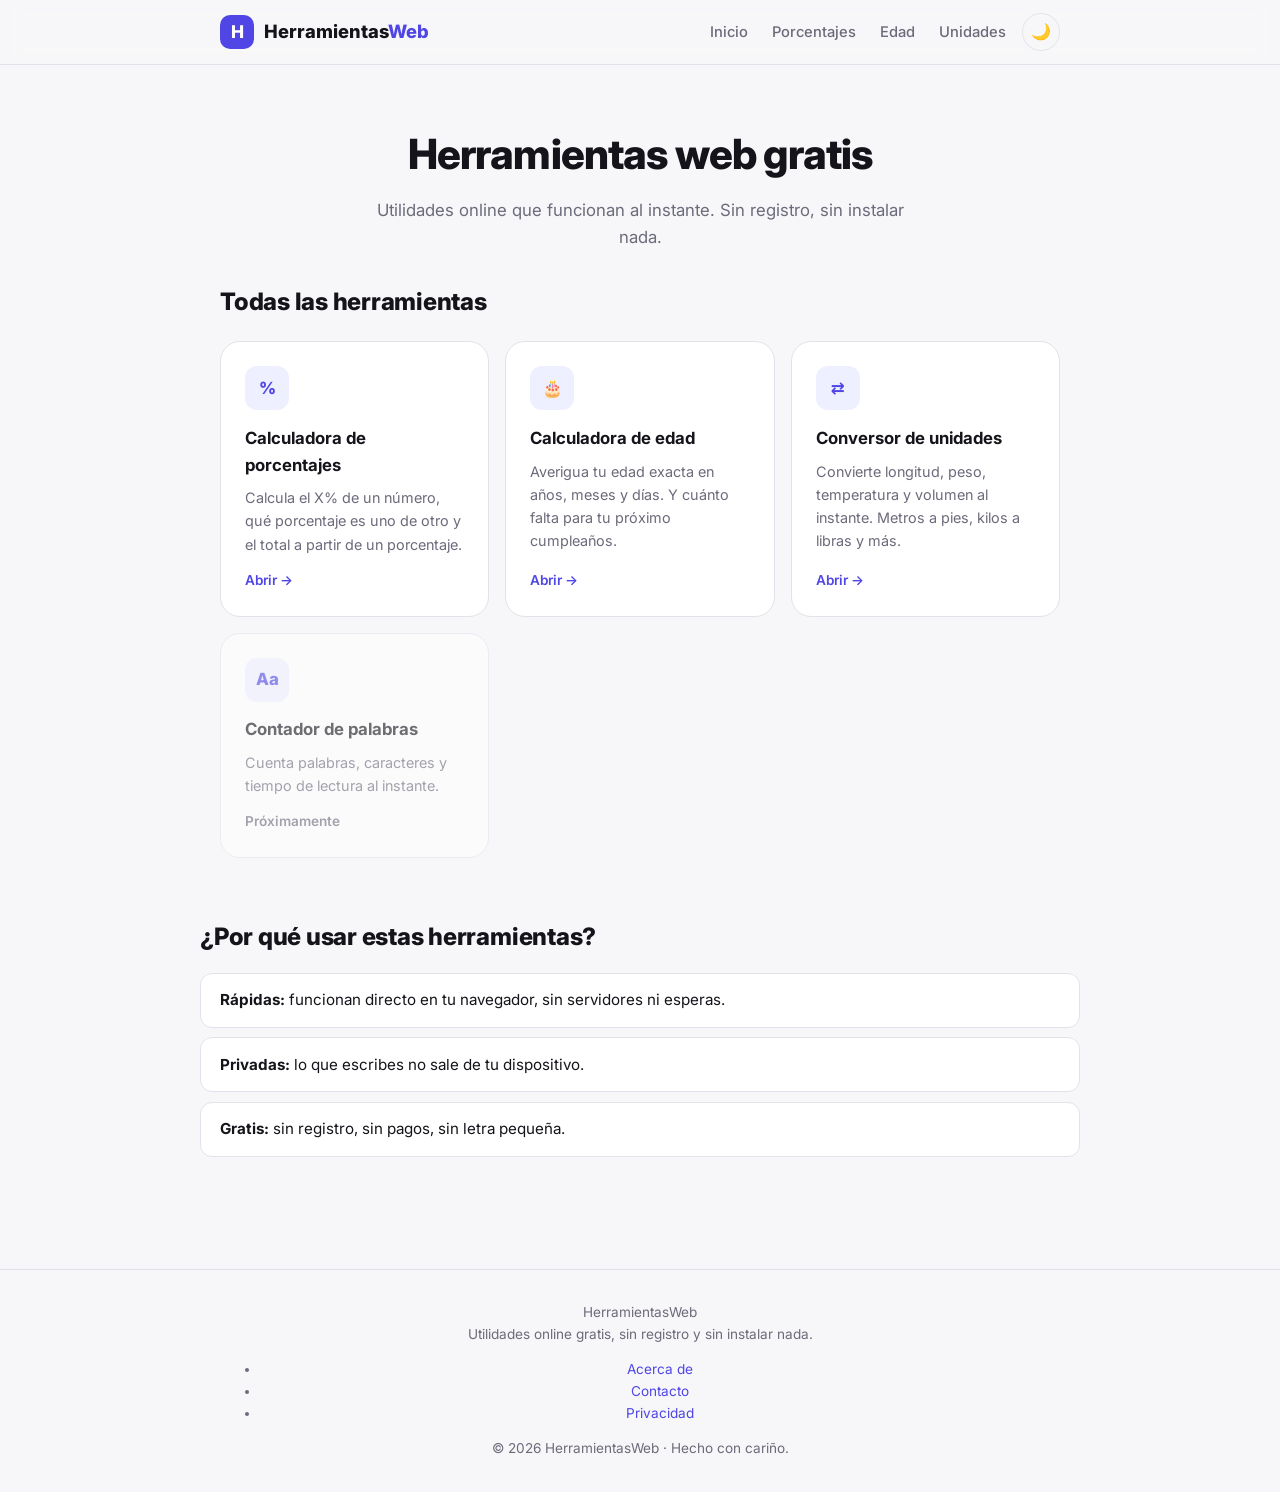
<file: index.html>
<!DOCTYPE html>
<html lang="es">
<head>
  <meta charset="UTF-8" />
  <meta name="viewport" content="width=device-width, initial-scale=1.0" />
  <meta name="description" content="Herramientas web gratis y sin registro: calculadoras, contadores y utilidades online que funcionan al instante." />
  <title>HerramientasWeb · Utilidades online gratis</title>

  <meta property="og:type" content="website" />
  <meta property="og:title" content="HerramientasWeb · Utilidades online gratis" />
  <meta property="og:description" content="Calculadoras y utilidades online gratis. Sin registro, sin instalar nada." />
  <meta property="og:url" content="https://GGC9-so.github.io/herramientasweb/" />

  <meta name="twitter:card" content="summary" />
  <meta name="twitter:title" content="HerramientasWeb · Utilidades online gratis" />
  <meta name="twitter:description" content="Calculadoras y utilidades online gratis. Sin registro, sin instalar nada." />

  <meta name="google-site-verification" content="_ZBP5u5BSE6w_ftW2H52ZCDoyM8DJyorUdfI2cg4eN0" />

  <link rel="icon" type="image/svg+xml" href="favicon.svg" />
  <link rel="preconnect" href="https://fonts.googleapis.com" />
  <link rel="preconnect" href="https://fonts.gstatic.com" crossorigin />
  <link href="https://fonts.googleapis.com/css2?family=Inter:wght@400;500;600;700;800&display=swap" rel="stylesheet" />
  <link rel="stylesheet" href="style.css" />
  <script async src="https://www.googletagmanager.com/gtag/js?id=G-YPBN5YYMCE"></script>
  <script>
    window.dataLayer = window.dataLayer || [];
    function gtag(){dataLayer.push(arguments);}
    gtag('js', new Date());
    gtag('config', 'G-YPBN5YYMCE');
  </script>
</head>
<body>
  <a class="skip-link" href="#main">Saltar al contenido</a>

  <header class="site-header">
    <div class="container header-inner">
      <a href="index.html" class="logo">
        <span class="logo-mark" aria-hidden="true">H</span>
        <span class="logo-text">Herramientas<em>Web</em></span>
      </a>
      <div class="header-actions">
        <nav aria-label="Navegación principal">
  <ul>
    <li><a href="index.html">Inicio</a></li>
    <li><a href="porcentaje.html">Porcentajes</a></li>
    <li><a href="edad.html">Edad</a></li>
    <li><a href="unidades.html">Unidades</a></li>
  </ul>
</nav>
        <button id="theme-toggle" class="theme-toggle" aria-label="Cambiar tema">🌙</button>
      </div>
    </div>
  </header>

  <main id="main">
    <section class="hero">
      <div class="container hero-content">
        <h1>Herramientas web gratis</h1>
        <p class="hero-sub">
          Utilidades online que funcionan al instante. Sin registro, sin instalar nada.
        </p>
      </div>
    </section>

    <section class="container">
      <h2 class="block-title">Todas las herramientas</h2>
      <div class="tools-grid" id="tools-grid">
        <!-- Las tarjetas se generan desde tools.js -->
      </div>
    </section>

    <section class="section container">
      <h2 class="block-title">¿Por qué usar estas herramientas?</h2>
      <ul class="formulas">
        <li><strong>Rápidas:</strong> funcionan directo en tu navegador, sin servidores ni esperas.</li>
        <li><strong>Privadas:</strong> lo que escribes no sale de tu dispositivo.</li>
        <li><strong>Gratis:</strong> sin registro, sin pagos, sin letra pequeña.</li>
      </ul>
    </section>
  </main>

     <footer class="site-footer">
    <div class="container footer-inner">
      <div>
        <p class="footer-logo">HerramientasWeb</p>
        <p class="footer-note">Utilidades online gratis, sin registro y sin instalar nada.</p>
      </div>
      <nav aria-label="Enlaces legales">
        <ul>
          <li><a href="acerca.html">Acerca de</a></li>
          <li><a href="contacto.html">Contacto</a></li>
          <li><a href="privacidad.html">Privacidad</a></li>
        </ul>
      </nav>
    </div>
    <p class="footer-copy">© <span id="year"></span> HerramientasWeb · Hecho con cariño.</p>
  </footer>

  <script src="tools.js"></script>
</body>
</html>
</file>
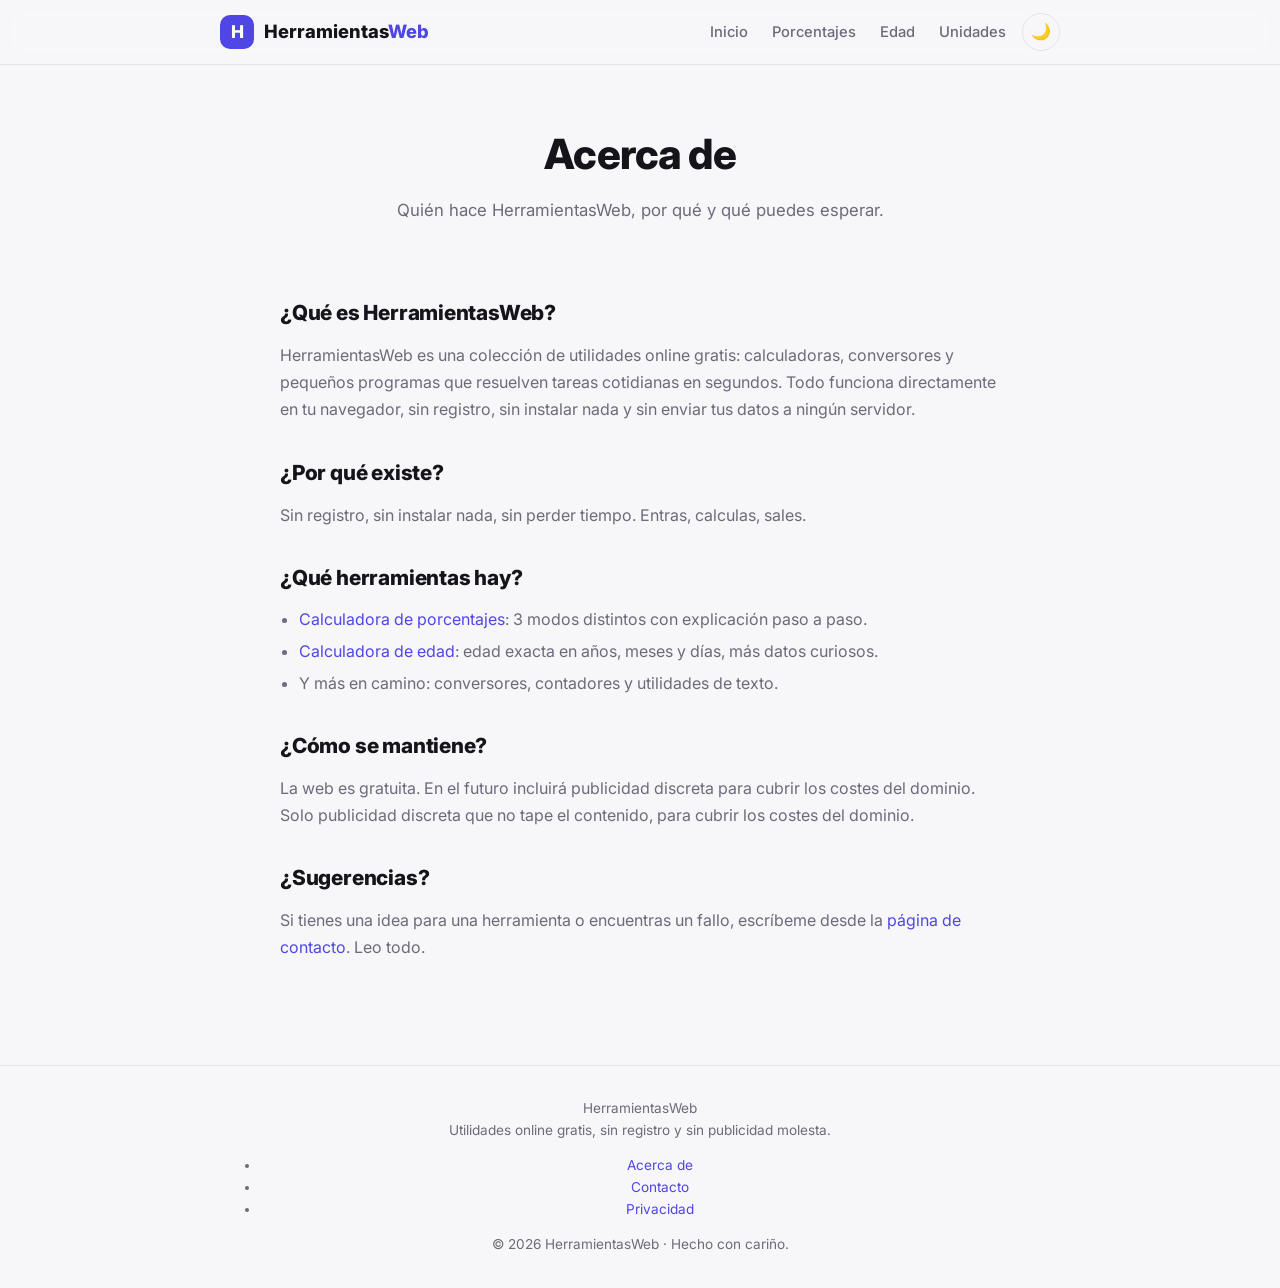
<file: acerca.html>
<!DOCTYPE html>
<html lang="es">
<head>
  <meta charset="UTF-8" />
  <meta name="viewport" content="width=device-width, initial-scale=1.0" />
  <meta name="description" content="Acerca de HerramientasWeb: quién la hace, por qué y qué herramientas encontrarás." />
  <title>Acerca de · HerramientasWeb</title>

  <meta property="og:type" content="website" />
  <meta property="og:title" content="Acerca de · HerramientasWeb" />
  <meta property="og:description" content="Quién hace HerramientasWeb, por qué y qué puedes esperar." />
  <meta property="og:url" content="https://GGC9-so.github.io/herramientasweb/" />

  <meta name="twitter:card" content="summary" />
  <meta name="twitter:title" content="Acerca de · HerramientasWeb" />
  <meta name="twitter:description" content="Quién hace HerramientasWeb, por qué y qué puedes esperar." />

  <link rel="icon" type="image/svg+xml" href="favicon.svg" />
  <link rel="preconnect" href="https://fonts.googleapis.com" />
  <link rel="preconnect" href="https://fonts.gstatic.com" crossorigin />
  <link href="https://fonts.googleapis.com/css2?family=Inter:wght@400;500;600;700;800&display=swap" rel="stylesheet" />
  <link rel="stylesheet" href="style.css" />
  <script async src="https://www.googletagmanager.com/gtag/js?id=G-YPBN5YYMCE"></script>
  <script>
    window.dataLayer = window.dataLayer || [];
    function gtag(){dataLayer.push(arguments);}
    gtag('js', new Date());
    gtag('config', 'G-YPBN5YYMCE');
  </script>
</head>
<body>
  <a class="skip-link" href="#main">Saltar al contenido</a>

  <header class="site-header">
    <div class="container header-inner">
      <a href="index.html" class="logo">
        <span class="logo-mark" aria-hidden="true">H</span>
        <span class="logo-text">Herramientas<em>Web</em></span>
      </a>
      <div class="header-actions">
        <nav aria-label="Navegación principal">
  <ul>
    <li><a href="index.html">Inicio</a></li>
    <li><a href="porcentaje.html">Porcentajes</a></li>
    <li><a href="edad.html">Edad</a></li>
    <li><a href="unidades.html">Unidades</a></li>
  </ul>
</nav>
        <button id="theme-toggle" class="theme-toggle" aria-label="Cambiar tema">🌙</button>
      </div>
    </div>
  </header>

  <main id="main">
    <section class="hero">
      <div class="container hero-content">
        <h1>Acerca de</h1>
        <p class="hero-sub">Quién hace HerramientasWeb, por qué y qué puedes esperar.</p>
      </div>
    </section>

    <section class="section container">
      <div class="prose">
        <h2>¿Qué es HerramientasWeb?</h2>
        <p>
          HerramientasWeb es una colección de utilidades online gratis: calculadoras,
          conversores y pequeños programas que resuelven tareas cotidianas en segundos.
          Todo funciona directamente en tu navegador, sin registro, sin instalar nada
          y sin enviar tus datos a ningún servidor.
        </p>

        <h2>¿Por qué existe?</h2>
        <p>
          Sin registro, sin instalar nada, sin perder tiempo. Entras, calculas, sales.
        </p>

        <h2>¿Qué herramientas hay?</h2>
        <ul>
          <li><a href="porcentaje.html">Calculadora de porcentajes</a>: 3 modos distintos con explicación paso a paso.</li>
          <li><a href="edad.html">Calculadora de edad</a>: edad exacta en años, meses y días, más datos curiosos.</li>
          <li>Y más en camino: conversores, contadores y utilidades de texto.</li>
        </ul>

        <h2>¿Cómo se mantiene?</h2>
        <p>
          La web es gratuita. En el futuro incluirá publicidad discreta para cubrir
          los costes del dominio. Solo publicidad discreta que no tape el contenido, para cubrir los costes del dominio.
        </p>

        <h2>¿Sugerencias?</h2>
        <p>
          Si tienes una idea para una herramienta o encuentras un fallo, escríbeme
          desde la <a href="contacto.html">página de contacto</a>. Leo todo.
        </p>
      </div>
    </section>
  </main>

  <footer class="site-footer">
    <div class="container footer-inner">
      <div>
        <p class="footer-logo">HerramientasWeb</p>
        <p class="footer-note">Utilidades online gratis, sin registro y sin publicidad molesta.</p>
      </div>
      <nav aria-label="Enlaces legales">
        <ul>
          <li><a href="acerca.html">Acerca de</a></li>
          <li><a href="contacto.html">Contacto</a></li>
          <li><a href="privacidad.html">Privacidad</a></li>
        </ul>
      </nav>
    </div>
    <p class="footer-copy">© <span id="year"></span> HerramientasWeb · Hecho con cariño.</p>
  </footer>

    <script src="theme.js"></script>
</body>
</html>
</file>
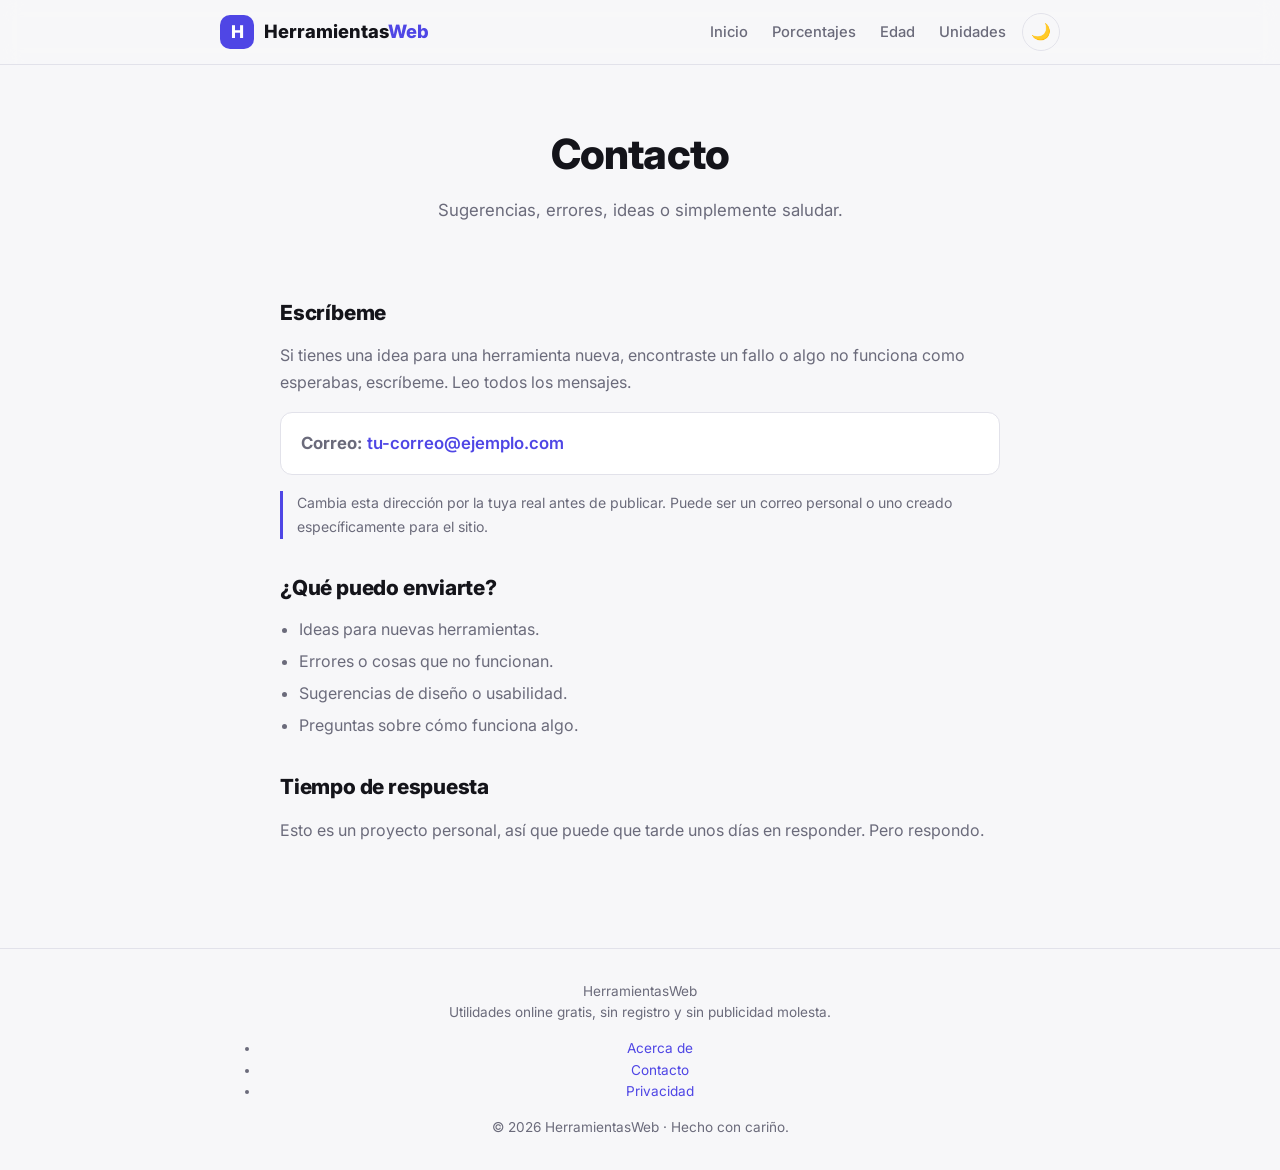
<file: contacto.html>
<!DOCTYPE html>
<html lang="es">
<head>
  <meta charset="UTF-8" />
  <meta name="viewport" content="width=device-width, initial-scale=1.0" />
  <meta name="description" content="Contacta con HerramientasWeb: sugerencias, errores o ideas para nuevas herramientas." />
  <title>Contacto · HerramientasWeb</title>

  <meta property="og:type" content="website" />
  <meta property="og:title" content="Contacto · HerramientasWeb" />
  <meta property="og:description" content="Sugerencias, errores, ideas o simplemente saludar." />
  <meta property="og:url" content="https://GGC9-so.github.io/herramientasweb/" />

  <meta name="twitter:card" content="summary" />
  <meta name="twitter:title" content="Contacto · HerramientasWeb" />
  <meta name="twitter:description" content="Sugerencias, errores, ideas o simplemente saludar." />

  <link rel="icon" type="image/svg+xml" href="favicon.svg" />
  <link rel="preconnect" href="https://fonts.googleapis.com" />
  <link rel="preconnect" href="https://fonts.gstatic.com" crossorigin />
  <link href="https://fonts.googleapis.com/css2?family=Inter:wght@400;500;600;700;800&display=swap" rel="stylesheet" />
  <link rel="stylesheet" href="style.css" />
  <script async src="https://www.googletagmanager.com/gtag/js?id=G-YPBN5YYMCE"></script>
  <script>
    window.dataLayer = window.dataLayer || [];
    function gtag(){dataLayer.push(arguments);}
    gtag('js', new Date());
    gtag('config', 'G-YPBN5YYMCE');
  </script>
</head>
<body>
  <a class="skip-link" href="#main">Saltar al contenido</a>

  <header class="site-header">
    <div class="container header-inner">
      <a href="index.html" class="logo">
        <span class="logo-mark" aria-hidden="true">H</span>
        <span class="logo-text">Herramientas<em>Web</em></span>
      </a>
      <div class="header-actions">
        <nav aria-label="Navegación principal">
          <ul>
            <li><a href="index.html">Inicio</a></li>
            <li><a href="porcentaje.html">Porcentajes</a></li>
            <li><a href="edad.html">Edad</a></li>
            <li><a href="unidades.html">Unidades</a></li>
          </ul>
        </nav>
        <button id="theme-toggle" class="theme-toggle" aria-label="Cambiar tema">🌙</button>
      </div>
    </div>
  </header>

  <main id="main">
    <section class="hero">
      <div class="container hero-content">
        <h1>Contacto</h1>
        <p class="hero-sub">Sugerencias, errores, ideas o simplemente saludar.</p>
      </div>
    </section>

    <section class="section container">
      <div class="prose">
        <h2>Escríbeme</h2>
        <p>
          Si tienes una idea para una herramienta nueva, encontraste un fallo o algo
          no funciona como esperabas, escríbeme. Leo todos los mensajes.
        </p>

        <p class="contact-email">
          <strong>Correo:</strong>
          <a href="mailto:somejor28@gmail.com">tu-correo@ejemplo.com</a>
        </p>

        <p class="note">
          Cambia esta dirección por la tuya real antes de publicar. Puede ser un correo
          personal o uno creado específicamente para el sitio.
        </p>

        <h2>¿Qué puedo enviarte?</h2>
        <ul>
          <li>Ideas para nuevas herramientas.</li>
          <li>Errores o cosas que no funcionan.</li>
          <li>Sugerencias de diseño o usabilidad.</li>
          <li>Preguntas sobre cómo funciona algo.</li>
        </ul>

        <h2>Tiempo de respuesta</h2>
        <p>
          Esto es un proyecto personal, así que puede que tarde unos días en responder.
          Pero respondo.
        </p>
      </div>
    </section>
  </main>

  <footer class="site-footer">
    <div class="container footer-inner">
      <div>
        <p class="footer-logo">HerramientasWeb</p>
        <p class="footer-note">Utilidades online gratis, sin registro y sin publicidad molesta.</p>
      </div>
      <nav aria-label="Enlaces legales">
        <ul>
          <li><a href="acerca.html">Acerca de</a></li>
          <li><a href="contacto.html">Contacto</a></li>
          <li><a href="privacidad.html">Privacidad</a></li>
        </ul>
      </nav>
    </div>
    <p class="footer-copy">© <span id="year"></span> HerramientasWeb · Hecho con cariño.</p>
  </footer>

    <script src="theme.js"></script>
</body>
</html>
</file>
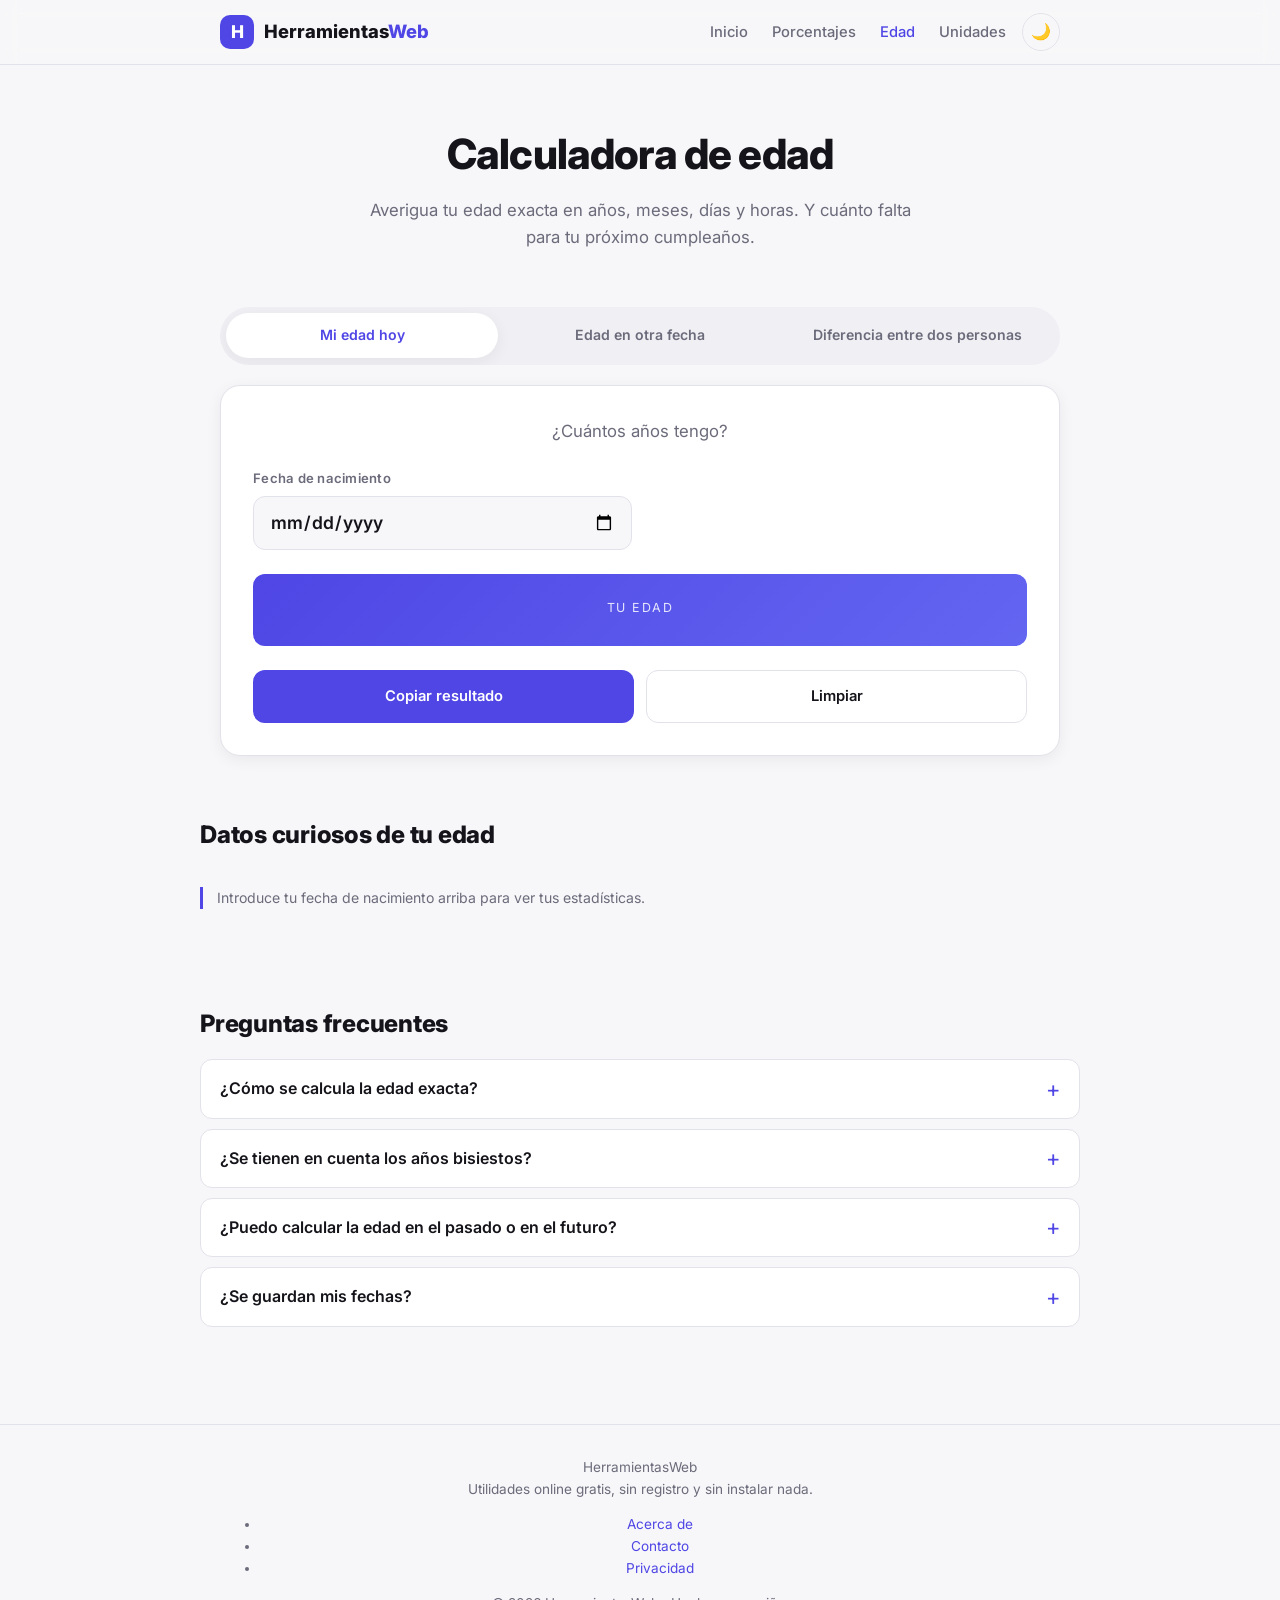
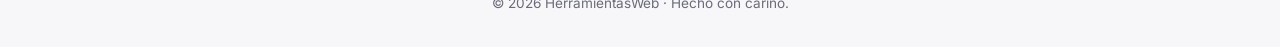
<file: edad.html>
<!DOCTYPE html>
<html lang="es">
<head>
  <meta charset="UTF-8" />
  <meta name="viewport" content="width=device-width, initial-scale=1.0" />
  <meta name="description" content="Calculadora de edad online: averigua tu edad exacta en años, meses, días y horas. También cuenta cuántos días faltan para tu cumpleaños." />
  <title>Calculadora de Edad Online · Exacta y Gratis</title>

  <meta property="og:type" content="website" />
  <meta property="og:title" content="Calculadora de Edad Online · Exacta y Gratis" />
  <meta property="og:description" content="Averigua tu edad exacta en años, meses y días. Y cuánto falta para tu próximo cumpleaños." />
  <meta property="og:url" content="https://GGC9-so.github.io/herramientasweb/" />

  <meta name="twitter:card" content="summary" />
  <meta name="twitter:title" content="Calculadora de Edad Online · Exacta y Gratis" />
  <meta name="twitter:description" content="Averigua tu edad exacta en años, meses y días." />

  <link rel="icon" type="image/svg+xml" href="favicon.svg" />
  <link rel="preconnect" href="https://fonts.googleapis.com" />
  <link rel="preconnect" href="https://fonts.gstatic.com" crossorigin />
  <link href="https://fonts.googleapis.com/css2?family=Inter:wght@400;500;600;700;800&display=swap" rel="stylesheet" />
  <link rel="stylesheet" href="style.css" />
  <script async src="https://www.googletagmanager.com/gtag/js?id=G-YPBN5YYMCE"></script>
  <script>
    window.dataLayer = window.dataLayer || [];
    function gtag(){dataLayer.push(arguments);}
    gtag('js', new Date());
    gtag('config', 'G-YPBN5YYMCE');
  </script>
</head>
<body>
  <a class="skip-link" href="#main">Saltar al contenido</a>

  <header class="site-header">
    <div class="container header-inner">
      <a href="index.html" class="logo">
        <span class="logo-mark" aria-hidden="true">H</span>
        <span class="logo-text">Herramientas<em>Web</em></span>
      </a>
      <div class="header-actions">
        <nav aria-label="Navegación principal">
          <ul>
            <li><a href="index.html">Inicio</a></li>
            <li><a href="porcentaje.html">Porcentajes</a></li>
            <li><a href="edad.html" class="is-active">Edad</a></li>
            <li><a href="unidades.html">Unidades</a></li>
          </ul>
        </nav>
        <button id="theme-toggle" class="theme-toggle" aria-label="Cambiar tema">🌙</button>
      </div>
    </div>
  </header>

  <main id="main">
    <section class="hero">
      <div class="container hero-content">
        <h1>Calculadora de edad</h1>
        <p class="hero-sub">
          Averigua tu edad exacta en años, meses, días y horas. Y cuánto falta para tu próximo cumpleaños.
        </p>
      </div>
    </section>

    <section class="container">
      <div class="tabs" role="tablist">
        <button class="tab is-active" role="tab" aria-selected="true" data-tab="modo1">
          Mi edad hoy
        </button>
        <button class="tab" role="tab" aria-selected="false" data-tab="modo2">
          Edad en otra fecha
        </button>
        <button class="tab" role="tab" aria-selected="false" data-tab="modo3">
          Diferencia entre dos personas
        </button>
      </div>

      <div class="calc-card">
        <!-- Modo 1: edad hoy -->
        <div class="tab-panel is-active" id="modo1" role="tabpanel">
          <p class="calc-question">¿Cuántos años tengo?</p>
          <div class="inputs">
            <div class="input-group">
              <label for="m1-fecha">Fecha de nacimiento</label>
              <input id="m1-fecha" type="date" />
            </div>
          </div>
          <div class="result-box">
            <span class="result-label">Tu edad</span>
            <span class="result-value" id="m1-result"></span>
          </div>
          <div class="steps" id="m1-steps"></div>
        </div>

        <!-- Modo 2: edad en otra fecha -->
        <div class="tab-panel" id="modo2" role="tabpanel">
          <p class="calc-question">¿Cuántos años tendré (o tenía) en una fecha?</p>
          <div class="inputs">
            <div class="input-group">
              <label for="m2-nacimiento">Fecha de nacimiento</label>
              <input id="m2-nacimiento" type="date" />
            </div>
            <div class="input-group">
              <label for="m2-fecha">Fecha a calcular</label>
              <input id="m2-fecha" type="date" />
            </div>
          </div>
          <div class="result-box">
            <span class="result-label">Edad en esa fecha</span>
            <span class="result-value" id="m2-result"></span>
          </div>
          <div class="steps" id="m2-steps"></div>
        </div>

        <!-- Modo 3: diferencia entre dos personas -->
        <div class="tab-panel" id="modo3" role="tabpanel">
          <p class="calc-question">Diferencia de edad entre dos personas</p>
          <div class="inputs">
            <div class="input-group">
              <label for="m3-a">Fecha de nacimiento A</label>
              <input id="m3-a" type="date" />
            </div>
            <div class="input-group">
              <label for="m3-b">Fecha de nacimiento B</label>
              <input id="m3-b" type="date" />
            </div>
          </div>
          <div class="result-box">
            <span class="result-label">Diferencia</span>
            <span class="result-value" id="m3-result"></span>
          </div>
          <div class="steps" id="m3-steps"></div>
        </div>
        <div class="actions">
          <button class="btn btn-primary" id="copy-btn">Copiar resultado</button>
          <button class="btn btn-ghost" id="clear-btn">Limpiar</button>
        </div>
      </div>
    </section>

    <section class="section container" id="extras">
      <h2 class="block-title">Datos curiosos de tu edad</h2>
      <div class="extras-grid" id="extras-grid">
        <p class="note">Introduce tu fecha de nacimiento arriba para ver tus estadísticas.</p>
      </div>
    </section>

    <section class="section container" id="faq">
      <h2 class="block-title">Preguntas frecuentes</h2>

      <details>
        <summary>¿Cómo se calcula la edad exacta?</summary>
        <p>Se calcula la diferencia entre la fecha de nacimiento y la fecha actual en años, meses y días, ajustando los días según el mes en curso.</p>
      </details>

      <details>
        <summary>¿Se tienen en cuenta los años bisiestos?</summary>
        <p>Sí. El cálculo usa fechas reales del calendario, así que los años bisiestos están incluidos automáticamente.</p>
      </details>

      <details>
        <summary>¿Puedo calcular la edad en el pasado o en el futuro?</summary>
        <p>Sí. Usa el modo 2 para calcular tu edad en una fecha pasada o futura.</p>
      </details>

      <details>
        <summary>¿Se guardan mis fechas?</summary>
        <p>No. Todo se calcula en tu navegador y no se envía nada a ningún servidor.</p>
      </details>
    </section>
  </main>

    <footer class="site-footer">
    <div class="container footer-inner">
      <div>
        <p class="footer-logo">HerramientasWeb</p>
        <p class="footer-note">Utilidades online gratis, sin registro y sin instalar nada.</p>
      </div>
      <nav aria-label="Enlaces legales">
        <ul>
          <li><a href="acerca.html">Acerca de</a></li>
          <li><a href="contacto.html">Contacto</a></li>
          <li><a href="privacidad.html">Privacidad</a></li>
        </ul>
      </nav>
    </div>
    <p class="footer-copy">© <span id="year"></span> HerramientasWeb · Hecho con cariño.</p>
  </footer>
  <script src="edad.js"></script>
</body>
</html>
</file>
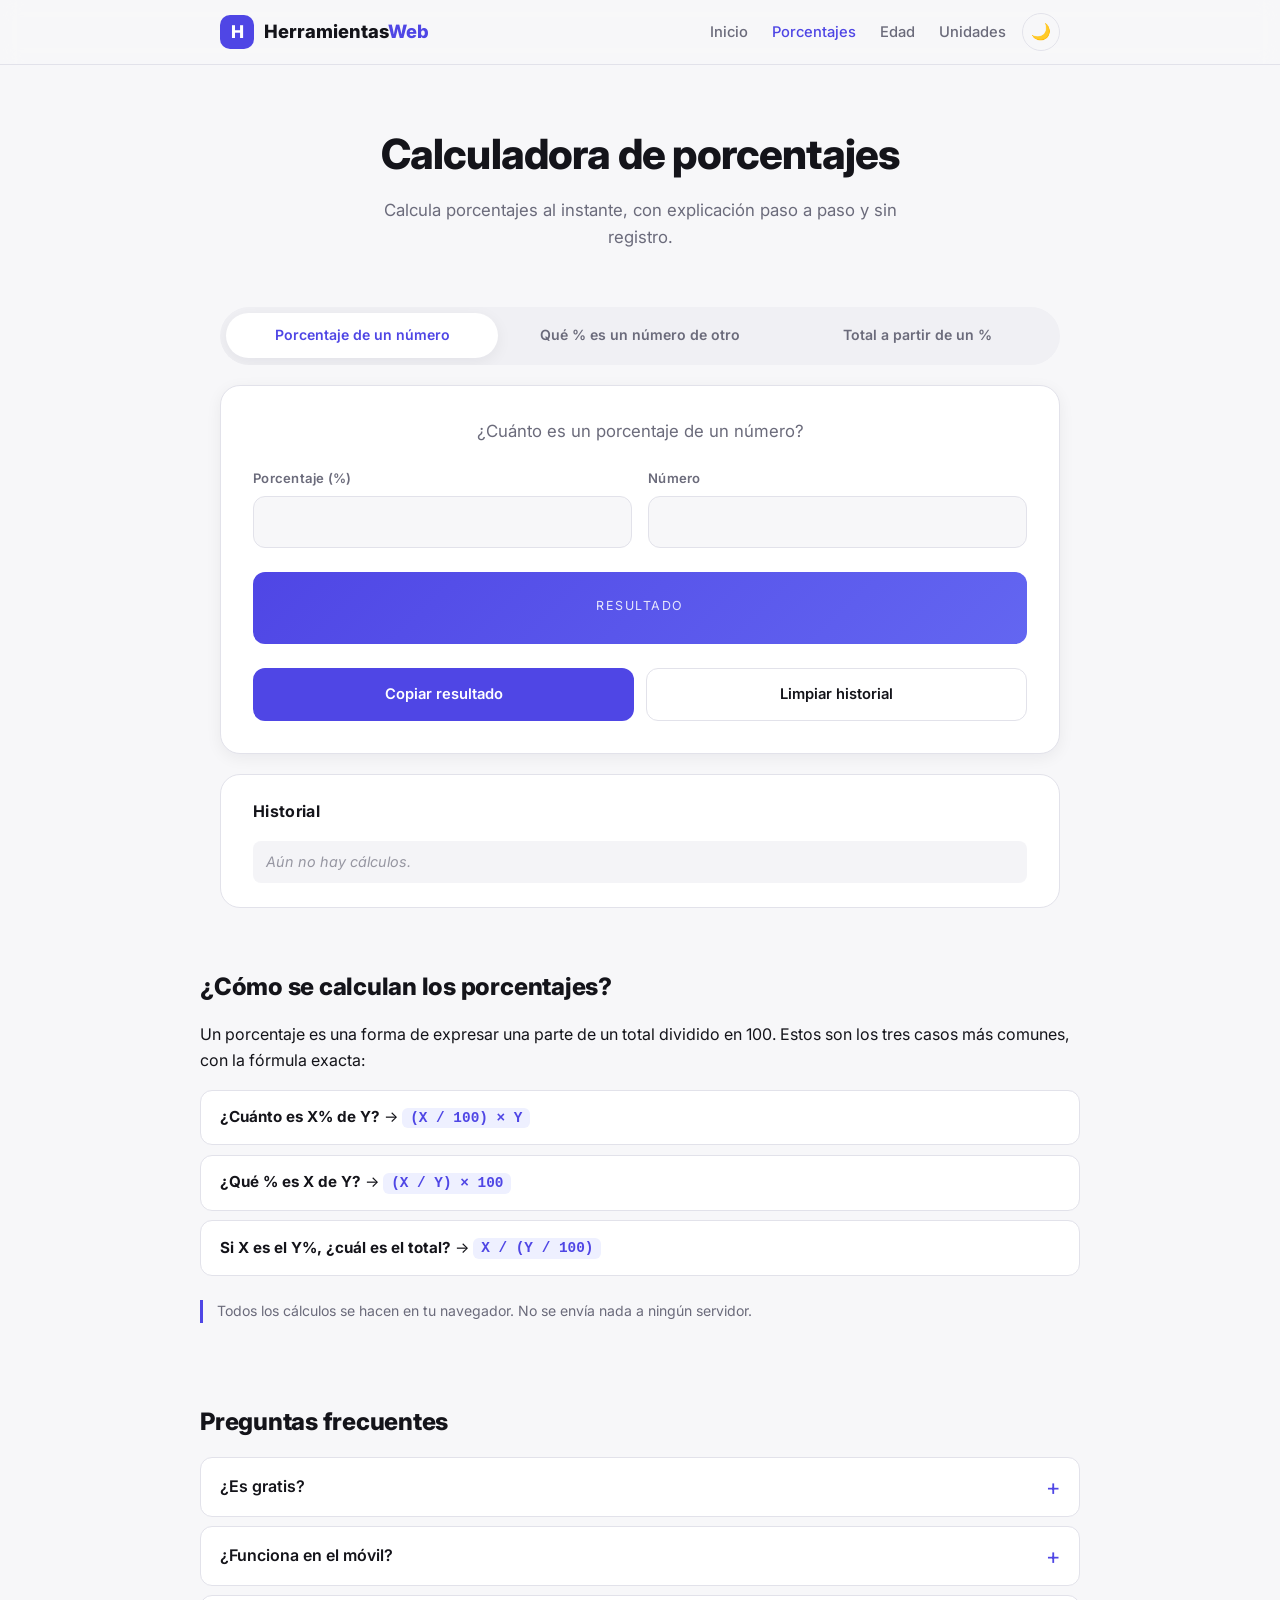
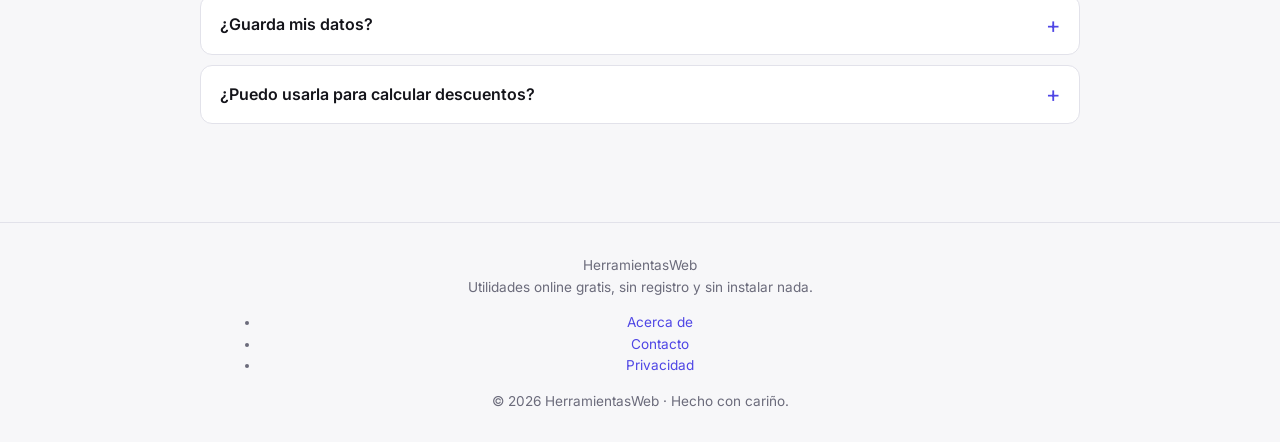
<file: porcentaje.html>
<!DOCTYPE html>
<html lang="es">
<head>
  <meta charset="UTF-8" />
  <meta name="viewport" content="width=device-width, initial-scale=1.0" />
  <meta name="description" content="Calculadora de porcentajes online gratis: calcula el X% de un número, qué porcentaje es un número de otro, y más. Con explicación paso a paso." />
  <title>Calculadora de Porcentajes Online · Gratis y Rápida</title>

  <meta property="og:type" content="website" />
  <meta property="og:title" content="Calculadora de Porcentajes Online · Gratis y Rápida" />
  <meta property="og:description" content="Calcula el X% de un número, qué porcentaje es uno de otro, y más. Con explicación paso a paso." />
  <meta property="og:url" content="https://GGC9-so.github.io/herramientasweb/" />

  <meta name="twitter:card" content="summary" />
  <meta name="twitter:title" content="Calculadora de Porcentajes Online · Gratis y Rápida" />
  <meta name="twitter:description" content="Calcula el X% de un número, qué porcentaje es uno de otro, y más." />

  <link rel="icon" type="image/svg+xml" href="favicon.svg" />
  <link rel="preconnect" href="https://fonts.googleapis.com" />
  <link rel="preconnect" href="https://fonts.gstatic.com" crossorigin />
  <link href="https://fonts.googleapis.com/css2?family=Inter:wght@400;500;600;700;800&display=swap" rel="stylesheet" />
  <link rel="stylesheet" href="style.css" />
  <script async src="https://www.googletagmanager.com/gtag/js?id=G-YPBN5YYMCE"></script>
  <script>
    window.dataLayer = window.dataLayer || [];
    function gtag(){dataLayer.push(arguments);}
    gtag('js', new Date());
    gtag('config', 'G-YPBN5YYMCE');
  </script>
</head>
<body>
  <a class="skip-link" href="#main">Saltar al contenido</a>

    <header class="site-header">
    <div class="container header-inner">
      <a href="index.html" class="logo">
        <span class="logo-mark" aria-hidden="true">H</span>
        <span class="logo-text">Herramientas<em>Web</em></span>
      </a>
      <div class="header-actions">
        <nav aria-label="Navegación principal">
          <ul>
            <li><a href="index.html">Inicio</a></li>
            <li><a href="porcentaje.html" class="is-active">Porcentajes</a></li>
            <li><a href="edad.html">Edad</a></li>
            <li><a href="unidades.html">Unidades</a></li>
          </ul>
        </nav>
        <button id="theme-toggle" class="theme-toggle" aria-label="Cambiar tema">🌙</button>
      </div>
    </div>
  </header>

  <main id="main">
    <section class="hero">
      <div class="container hero-content">
        <h1>Calculadora de porcentajes</h1>
        <p class="hero-sub">
          Calcula porcentajes al instante, con explicación paso a paso y sin registro.
        </p>
      </div>
    </section>

    <section class="container">
      <div class="tabs" role="tablist">
        <button class="tab is-active" role="tab" aria-selected="true" data-tab="modo1">
          Porcentaje de un número
        </button>
        <button class="tab" role="tab" aria-selected="false" data-tab="modo2">
          Qué % es un número de otro
        </button>
        <button class="tab" role="tab" aria-selected="false" data-tab="modo3">
          Total a partir de un %
        </button>
      </div>

      <div class="calc-card">
        <!-- Modo 1 -->
        <div class="tab-panel is-active" id="modo1" role="tabpanel">
          <p class="calc-question">¿Cuánto es un porcentaje de un número?</p>
          <div class="inputs">
            <div class="input-group">
              <label for="m1-x">Porcentaje (%)</label>
              <input id="m1-x" type="number" inputmode="decimal" />
            </div>
            <div class="input-group">
              <label for="m1-y">Número</label>
              <input id="m1-y" type="number" inputmode="decimal" />
            </div>
          </div>
          <div class="result-box">
            <span class="result-label">Resultado</span>
            <span class="result-value" id="m1-result"></span>
          </div>
          <div class="steps" id="m1-steps"></div>
        </div>

        <!-- Modo 2 -->
        <div class="tab-panel" id="modo2" role="tabpanel">
          <p class="calc-question">¿Qué porcentaje representa un número de otro?</p>
          <div class="inputs">
            <div class="input-group">
              <label for="m2-x">Número X</label>
              <input id="m2-x" type="number" inputmode="decimal" />
            </div>
            <div class="input-group">
              <label for="m2-y">Número Y</label>
              <input id="m2-y" type="number" inputmode="decimal" />
            </div>
          </div>
          <div class="result-box">
            <span class="result-label">Resultado</span>
            <span class="result-value" id="m2-result"></span>
          </div>
          <div class="steps" id="m2-steps"></div>
        </div>

        <!-- Modo 3 -->
        <div class="tab-panel" id="modo3" role="tabpanel">
          <p class="calc-question">Si un número es un porcentaje, ¿cuál es el total?</p>
          <div class="inputs">
            <div class="input-group">
              <label for="m3-x">Número parcial</label>
              <input id="m3-x" type="number" inputmode="decimal" />
            </div>
            <div class="input-group">
              <label for="m3-y">Porcentaje (%)</label>
              <input id="m3-y" type="number" inputmode="decimal" />
            </div>
          </div>
          <div class="result-box">
            <span class="result-label">Total</span>
            <span class="result-value" id="m3-result"></span>
          </div>
          <div class="steps" id="m3-steps"></div>
        </div>

        <div class="actions">
          <button class="btn btn-primary" id="copy-btn">Copiar resultado</button>
          <button class="btn btn-ghost" id="clear-btn">Limpiar historial</button>
        </div>
      </div>

      <div class="history" id="history-wrap">
        <h2>Historial</h2>
        <ul id="history-list">
          <li class="history-empty">Aún no hay cálculos.</li>
        </ul>
      </div>
    </section>

    <section class="section container" id="como-funciona">
      <h2 class="block-title">¿Cómo se calculan los porcentajes?</h2>
      <p>
        Un porcentaje es una forma de expresar una parte de un total dividido en 100.
        Estos son los tres casos más comunes, con la fórmula exacta:
      </p>
      <ul class="formulas">
        <li><strong>¿Cuánto es X% de Y?</strong> → <code>(X / 100) × Y</code></li>
        <li><strong>¿Qué % es X de Y?</strong> → <code>(X / Y) × 100</code></li>
        <li><strong>Si X es el Y%, ¿cuál es el total?</strong> → <code>X / (Y / 100)</code></li>
      </ul>
      <p class="note">
        Todos los cálculos se hacen en tu navegador. No se envía nada a ningún servidor.
      </p>
    </section>

    <section class="section container" id="faq">
      <h2 class="block-title">Preguntas frecuentes</h2>

      <details>
        <summary>¿Es gratis?</summary>
        <p>Sí, totalmente gratis y sin necesidad de registro.</p>
      </details>

      <details>
        <summary>¿Funciona en el móvil?</summary>
        <p>Sí, está diseñada para usarse en el móvil sin problemas.</p>
      </details>

      <details>
        <summary>¿Guarda mis datos?</summary>
        <p>No. Los cálculos se hacen en tu navegador y el historial solo se guarda en tu propio dispositivo.</p>
      </details>

      <details>
        <summary>¿Puedo usarla para calcular descuentos?</summary>
        <p>Sí. Usa el modo 1: por ejemplo, si algo cuesta 80 y tiene 15% de descuento, calcula el 15% de 80 (12) y réstalo.</p>
      </details>
    </section>
  </main>

    <footer class="site-footer">
    <div class="container footer-inner">
      <div>
        <p class="footer-logo">HerramientasWeb</p>
        <p class="footer-note">Utilidades online gratis, sin registro y sin instalar nada.</p>
      </div>
      <nav aria-label="Enlaces legales">
        <ul>
          <li><a href="acerca.html">Acerca de</a></li>
          <li><a href="contacto.html">Contacto</a></li>
          <li><a href="privacidad.html">Privacidad</a></li>
        </ul>
      </nav>
    </div>
    <p class="footer-copy">© <span id="year"></span> HerramientasWeb · Hecho con cariño.</p>
  </footer>

  <script src="calc.js"></script>
</body>
</html>
</file>
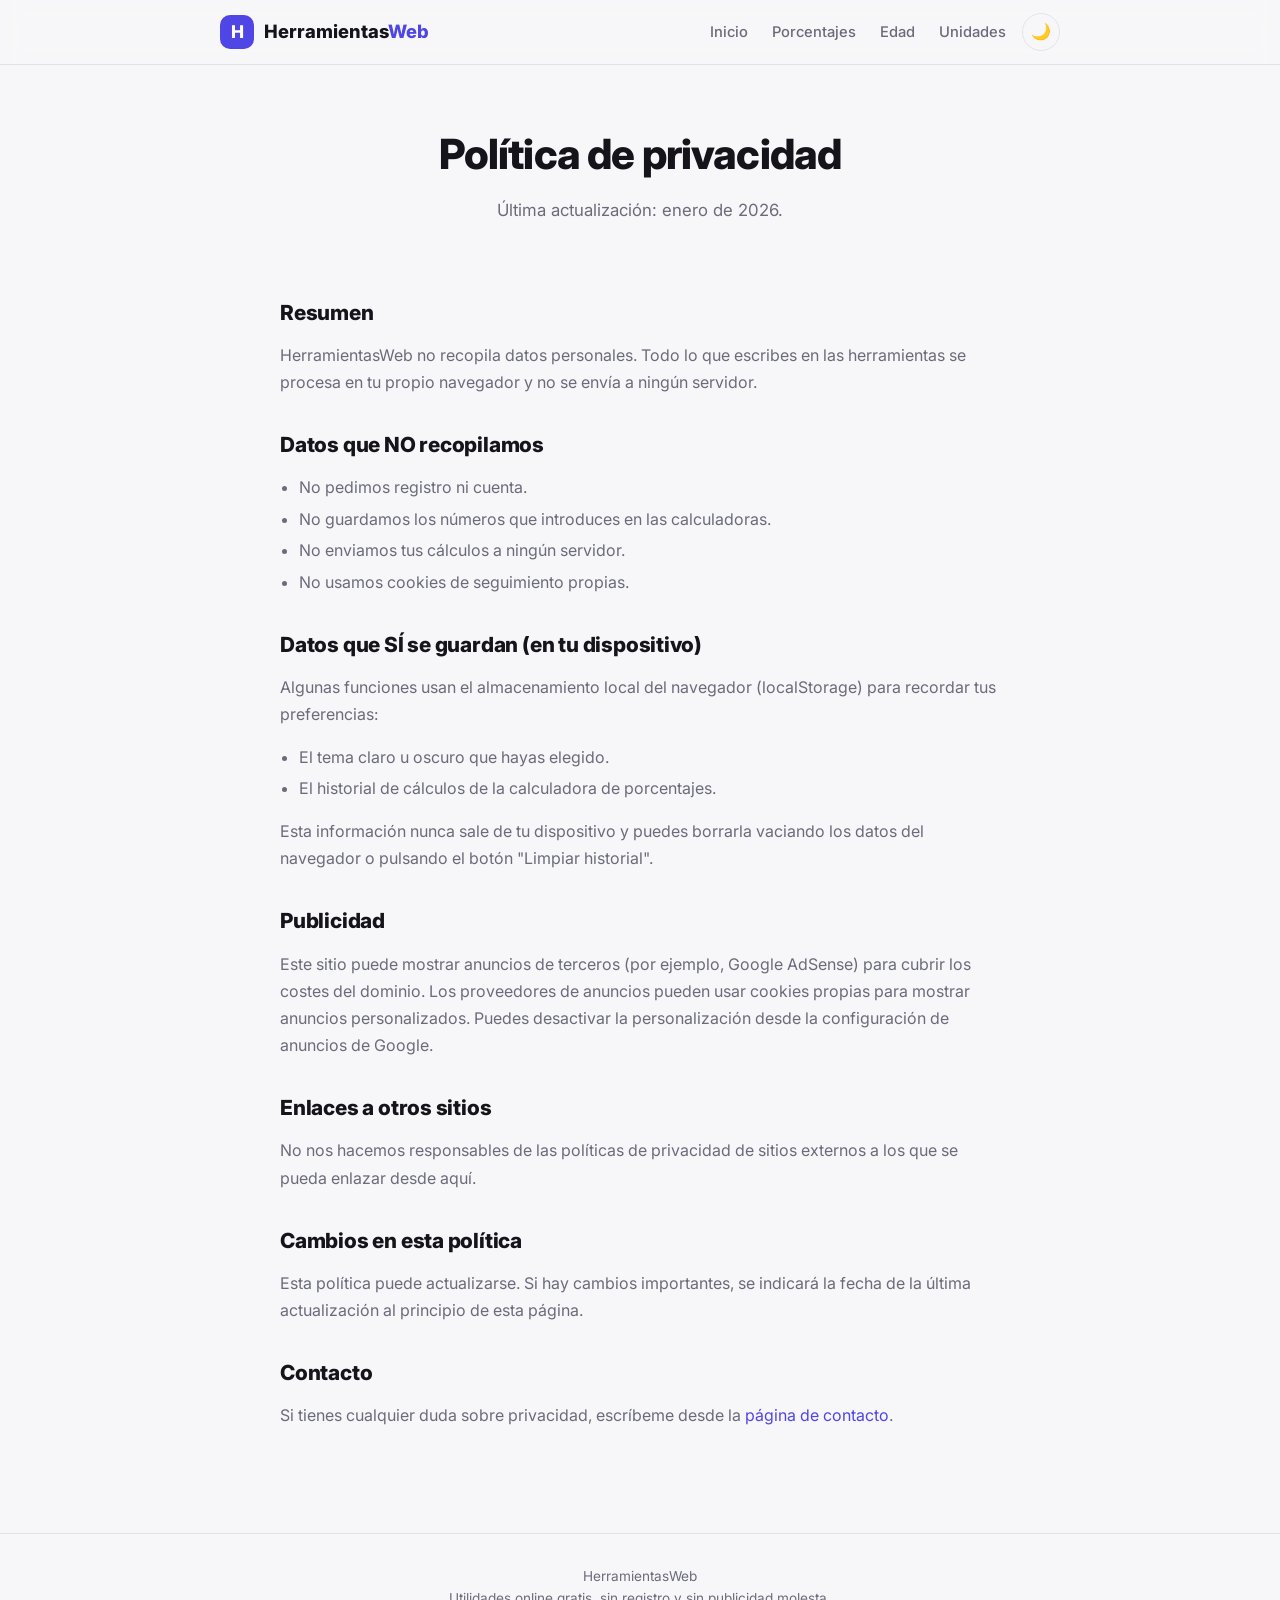
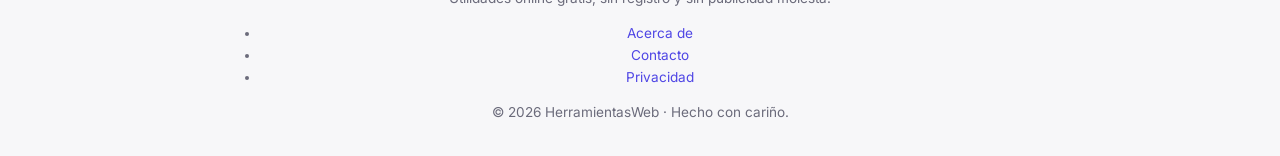
<file: privacidad.html>
<!DOCTYPE html>
<html lang="es">
<head>
  <meta charset="UTF-8" />
  <meta name="viewport" content="width=device-width, initial-scale=1.0" />
  <meta name="description" content="Política de privacidad de HerramientasWeb: qué datos se usan y cuáles no." />
  <title>Política de privacidad · HerramientasWeb</title>

  <meta property="og:type" content="website" />
  <meta property="og:title" content="Política de privacidad · HerramientasWeb" />
  <meta property="og:description" content="Qué datos se usan y cuáles no en HerramientasWeb." />
  <meta property="og:url" content="https://GGC9-so.github.io/herramientasweb/" />

  <meta name="twitter:card" content="summary" />
  <meta name="twitter:title" content="Política de privacidad · HerramientasWeb" />
  <meta name="twitter:description" content="Qué datos se usan y cuáles no en HerramientasWeb." />

  <link rel="icon" type="image/svg+xml" href="favicon.svg" />
  <link rel="preconnect" href="https://fonts.googleapis.com" />
  <link rel="preconnect" href="https://fonts.gstatic.com" crossorigin />
  <link href="https://fonts.googleapis.com/css2?family=Inter:wght@400;500;600;700;800&display=swap" rel="stylesheet" />
  <link rel="stylesheet" href="style.css" />
  <script async src="https://www.googletagmanager.com/gtag/js?id=G-YPBN5YYMCE"></script>
  <script>
    window.dataLayer = window.dataLayer || [];
    function gtag(){dataLayer.push(arguments);}
    gtag('js', new Date());
    gtag('config', 'G-YPBN5YYMCE');
  </script>
</head>
<body>
  <a class="skip-link" href="#main">Saltar al contenido</a>

  <header class="site-header">
    <div class="container header-inner">
      <a href="index.html" class="logo">
        <span class="logo-mark" aria-hidden="true">H</span>
        <span class="logo-text">Herramientas<em>Web</em></span>
      </a>
      <div class="header-actions">
        <nav aria-label="Navegación principal">
          <ul>
            <li><a href="index.html">Inicio</a></li>
            <li><a href="porcentaje.html">Porcentajes</a></li>
            <li><a href="edad.html">Edad</a></li>
            <li><a href="unidades.html">Unidades</a></li>
          </ul>
        </nav>
        <button id="theme-toggle" class="theme-toggle" aria-label="Cambiar tema">🌙</button>
      </div>
    </div>
  </header>

  <main id="main">
    <section class="hero">
      <div class="container hero-content">
        <h1>Política de privacidad</h1>
        <p class="hero-sub">Última actualización: enero de 2026.</p>
      </div>
    </section>

    <section class="section container">
      <div class="prose">
        <h2>Resumen</h2>
        <p>
          HerramientasWeb no recopila datos personales. Todo lo que escribes en las
          herramientas se procesa en tu propio navegador y no se envía a ningún servidor.
        </p>

        <h2>Datos que NO recopilamos</h2>
        <ul>
          <li>No pedimos registro ni cuenta.</li>
          <li>No guardamos los números que introduces en las calculadoras.</li>
          <li>No enviamos tus cálculos a ningún servidor.</li>
          <li>No usamos cookies de seguimiento propias.</li>
        </ul>

        <h2>Datos que SÍ se guardan (en tu dispositivo)</h2>
        <p>
          Algunas funciones usan el almacenamiento local del navegador (localStorage)
          para recordar tus preferencias:
        </p>
        <ul>
          <li>El tema claro u oscuro que hayas elegido.</li>
          <li>El historial de cálculos de la calculadora de porcentajes.</li>
        </ul>
        <p>
          Esta información nunca sale de tu dispositivo y puedes borrarla vaciando los
          datos del navegador o pulsando el botón "Limpiar historial".
        </p>

        <h2>Publicidad</h2>
        <p>
          Este sitio puede mostrar anuncios de terceros (por ejemplo, Google AdSense)
          para cubrir los costes del dominio. Los proveedores de anuncios pueden usar
          cookies propias para mostrar anuncios personalizados. Puedes desactivar la
          personalización desde la configuración de anuncios de Google.
        </p>

        <h2>Enlaces a otros sitios</h2>
        <p>
          No nos hacemos responsables de las políticas de privacidad de sitios externos
          a los que se pueda enlazar desde aquí.
        </p>

        <h2>Cambios en esta política</h2>
        <p>
          Esta política puede actualizarse. Si hay cambios importantes, se indicará la
          fecha de la última actualización al principio de esta página.
        </p>

        <h2>Contacto</h2>
        <p>
          Si tienes cualquier duda sobre privacidad, escríbeme desde la
          <a href="contacto.html">página de contacto</a>.
        </p>
      </div>
    </section>
  </main>

  <footer class="site-footer">
    <div class="container footer-inner">
      <div>
        <p class="footer-logo">HerramientasWeb</p>
        <p class="footer-note">Utilidades online gratis, sin registro y sin publicidad molesta.</p>
      </div>
      <nav aria-label="Enlaces legales">
        <ul>
          <li><a href="acerca.html">Acerca de</a></li>
          <li><a href="contacto.html">Contacto</a></li>
          <li><a href="privacidad.html">Privacidad</a></li>
        </ul>
      </nav>
    </div>
    <p class="footer-copy">© <span id="year"></span> HerramientasWeb · Hecho con cariño.</p>
  </footer>

    <script src="theme.js"></script>
</body>
</html>
</file>
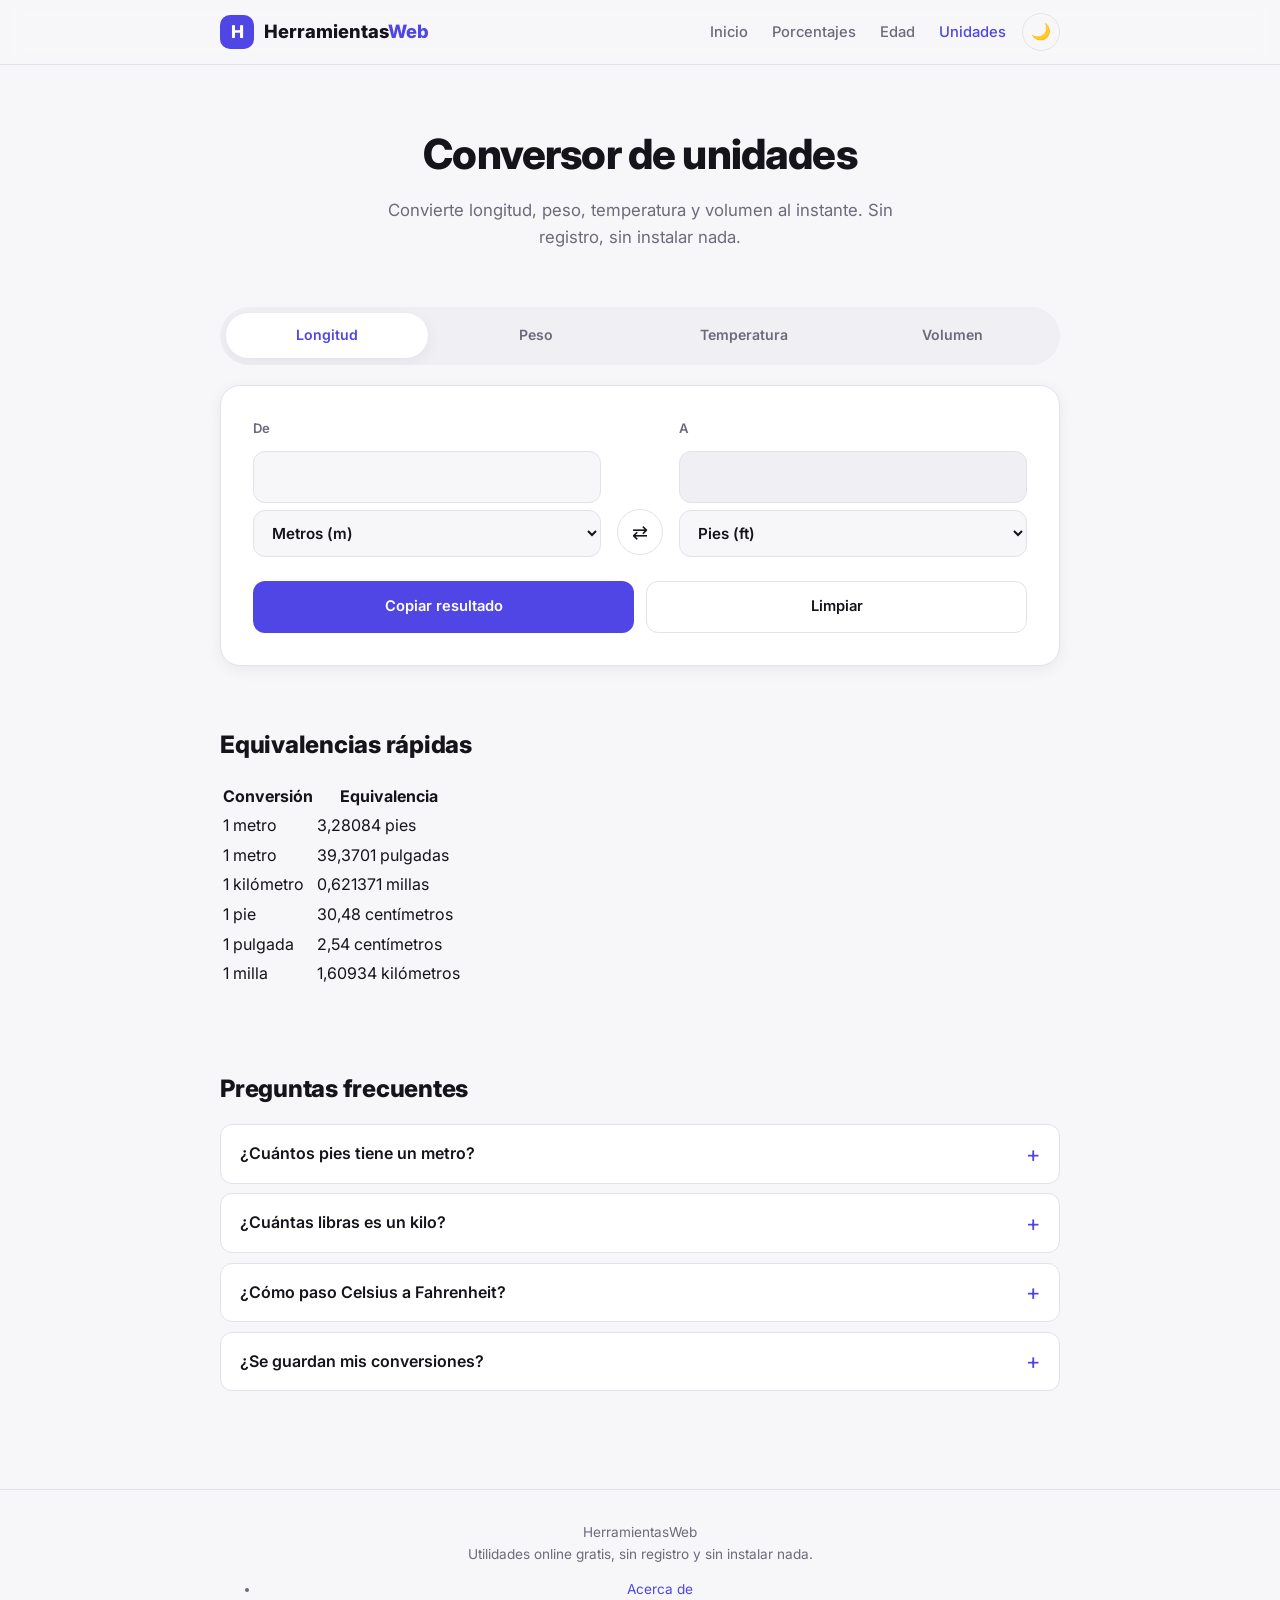
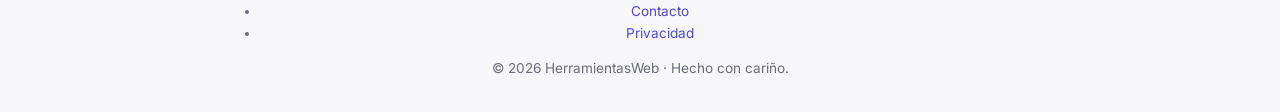
<file: unidades.html>
<!DOCTYPE html>
<html lang="es">
<head>
  <meta charset="UTF-8" />
  <meta name="viewport" content="width=device-width, initial-scale=1.0" />
  <meta name="description" content="Conversor de unidades online: longitud, peso, temperatura y volumen. Pasa metros a pies, kilos a libras, celsius a fahrenheit y más, al instante." />
  <title>Conversor de Unidades Online · Longitud, Peso y Más</title>

  <meta property="og:type" content="website" />
  <meta property="og:title" content="Conversor de Unidades Online · Longitud, Peso y Más" />
  <meta property="og:description" content="Pasa metros a pies, kilos a libras, celsius a fahrenheit y más, al instante." />
  <meta property="og:url" content="https://GGC9-so.github.io/herramientasweb/" />

  <meta name="twitter:card" content="summary" />
  <meta name="twitter:title" content="Conversor de Unidades Online · Longitud, Peso y Más" />
  <meta name="twitter:description" content="Pasa metros a pies, kilos a libras, celsius a fahrenheit y más, al instante." />

  <link rel="icon" type="image/svg+xml" href="favicon.svg" />
  <link rel="preconnect" href="https://fonts.googleapis.com" />
  <link rel="preconnect" href="https://fonts.gstatic.com" crossorigin />
  <link href="https://fonts.googleapis.com/css2?family=Inter:wght@400;500;600;700;800&display=swap" rel="stylesheet" />
  <link rel="stylesheet" href="style.css" />
  <script async src="https://www.googletagmanager.com/gtag/js?id=G-YPBN5YYMCE"></script>
  <script>
    window.dataLayer = window.dataLayer || [];
    function gtag(){dataLayer.push(arguments);}
    gtag('js', new Date());
    gtag('config', 'G-YPBN5YYMCE');
  </script>
</head>
<body>
  <a class="skip-link" href="#main">Saltar al contenido</a>

  <header class="site-header">
    <div class="container header-inner">
      <a href="index.html" class="logo">
        <span class="logo-mark" aria-hidden="true">H</span>
        <span class="logo-text">Herramientas<em>Web</em></span>
      </a>
      <div class="header-actions">
        <nav aria-label="Navegación principal">
          <ul>
            <li><a href="index.html">Inicio</a></li>
            <li><a href="porcentaje.html">Porcentajes</a></li>
            <li><a href="edad.html">Edad</a></li>
            <li><a href="unidades.html" class="is-active">Unidades</a></li>
          </ul>
        </nav>
        <button id="theme-toggle" class="theme-toggle" aria-label="Cambiar tema">🌙</button>
      </div>
    </div>
  </header>

  <main id="main">
    <section class="hero">
      <div class="container hero-content">
        <h1>Conversor de unidades</h1>
        <p class="hero-sub">
          Convierte longitud, peso, temperatura y volumen al instante. Sin registro, sin instalar nada.
        </p>
      </div>
    </section>

    <section class="container">
      <div class="tabs" role="tablist">
        <button class="tab is-active" role="tab" aria-selected="true" data-cat="longitud">Longitud</button>
        <button class="tab" role="tab" aria-selected="false" data-cat="peso">Peso</button>
        <button class="tab" role="tab" aria-selected="false" data-cat="temperatura">Temperatura</button>
        <button class="tab" role="tab" aria-selected="false" data-cat="volumen">Volumen</button>
      </div>

      <div class="calc-card">
        <div class="conv-row">
          <div class="input-group">
            <label for="conv-from">De</label>
            <input id="conv-from" type="number" inputmode="decimal" />
            <select id="unit-from" aria-label="Unidad de origen"></select>
          </div>

          <button class="swap-btn" id="swap-btn" type="button" aria-label="Intercambiar unidades">⇄</button>

          <div class="input-group">
            <label for="conv-to">A</label>
            <input id="conv-to" type="number" inputmode="decimal" readonly />
            <select id="unit-to" aria-label="Unidad de destino"></select>
          </div>
        </div>

        <div class="steps" id="conv-steps"></div>

        <div class="actions">
          <button class="btn btn-primary" id="copy-btn">Copiar resultado</button>
          <button class="btn btn-ghost" id="clear-btn">Limpiar</button>
        </div>
      </div>

      <section class="section" id="tabla">
        <h2 class="block-title">Equivalencias rápidas</h2>
        <div class="tablewrap">
          <table id="ref-table">
            <thead>
              <tr>
                <th>Conversión</th>
                <th>Equivalencia</th>
              </tr>
            </thead>
            <tbody></tbody>
          </table>
        </div>
      </section>

      <section class="section" id="faq">
        <h2 class="block-title">Preguntas frecuentes</h2>

        <details>
          <summary>¿Cuántos pies tiene un metro?</summary>
          <p>1 metro equivale a 3,28084 pies. Para pasar metros a pies, multiplica por 3,28084.</p>
        </details>

        <details>
          <summary>¿Cuántas libras es un kilo?</summary>
          <p>1 kilogramo equivale a 2,20462 libras.</p>
        </details>

        <details>
          <summary>¿Cómo paso Celsius a Fahrenheit?</summary>
          <p>Multiplica los grados Celsius por 9/5 y súmale 32: <code>°F = (°C × 9/5) + 32</code>.</p>
        </details>

        <details>
          <summary>¿Se guardan mis conversiones?</summary>
          <p>No. Todo se calcula en tu navegador y no se envía nada a ningún servidor.</p>
        </details>
      </section>
    </section>
  </main>

  <footer class="site-footer">
    <div class="container footer-inner">
      <div>
        <p class="footer-logo">HerramientasWeb</p>
        <p class="footer-note">Utilidades online gratis, sin registro y sin instalar nada.</p>
      </div>
      <nav aria-label="Enlaces legales">
        <ul>
          <li><a href="acerca.html">Acerca de</a></li>
          <li><a href="contacto.html">Contacto</a></li>
          <li><a href="privacidad.html">Privacidad</a></li>
        </ul>
      </nav>
    </div>
    <p class="footer-copy">© <span id="year"></span> HerramientasWeb · Hecho con cariño.</p>
  </footer>

  <script src="unidades.js"></script>
</body>
</html>
</file>
<file: style.css>
/* =========================================================
   PorcentajeFácil — style.css
   Diseño limpio, moderno, mobile-first.
   ========================================================= */

:root {
  --bg:        #f7f7f9;
  --bg-card:   #ffffff;
  --bg-soft:   #f0f0f4;
  --border:    #e2e2ea;
  --text:      #14141a;
  --text-dim:  #6b6b7b;
  --accent:    #4f46e5;   /* indigo */
  --accent-2:  #6366f1;
  --accent-bg: #eef0ff;
  --success:   #10b981;
  --shadow:    0 4px 16px rgba(20, 20, 30, .06);
  --shadow-lg: 0 12px 40px rgba(20, 20, 30, .12);

  --font: 'Inter', system-ui, -apple-system, sans-serif;
  --radius: 12px;
  --radius-lg: 20px;
  --container: 880px;
  --t: .2s ease;
}

*, *::before, *::after { box-sizing: border-box; }

html { scroll-behavior: smooth; }

body {
  margin: 0;
  background: var(--bg);
  color: var(--text);
  font-family: var(--font);
  font-size: 16px;
  line-height: 1.6;
  -webkit-font-smoothing: antialiased;
}

a { color: var(--accent); text-decoration: none; }
a:hover { text-decoration: underline; }

button { font: inherit; cursor: pointer; }

:focus-visible {
  outline: 2px solid var(--accent);
  outline-offset: 3px;
  border-radius: 6px;
}

.container {
  width: 100%;
  max-width: var(--container);
  margin: 0 auto;
  padding: 0 1.25rem;
}

.skip-link {
  position: absolute;
  top: -100px;
  left: 1rem;
  background: var(--accent);
  color: #fff;
  padding: .6rem 1rem;
  border-radius: 8px;
  z-index: 100;
  transition: top var(--t);
}
.skip-link:focus { top: 1rem; }

/* ================= Header ================= */
.site-header {
  position: sticky;
  top: 0;
  z-index: 50;
  background: rgba(247, 247, 249, .88);
  backdrop-filter: blur(10px);
  border-bottom: 1px solid var(--border);
}

.header-inner {
  display: flex;
  align-items: center;
  justify-content: space-between;
  height: 64px;
}

.logo {
  display: flex;
  align-items: center;
  gap: .6rem;
  font-weight: 800;
  font-size: 1.15rem;
  color: var(--text);
}
.logo:hover { text-decoration: none; }

.logo-mark {
  display: grid;
  place-items: center;
  width: 34px; height: 34px;
  background: var(--accent);
  color: #fff;
  border-radius: 10px;
  font-weight: 800;
  font-size: 1.1rem;
}

.logo-text em {
  font-style: normal;
  color: var(--accent);
}

.site-header nav ul {
  display: flex;
  gap: 1.5rem;
  list-style: none;
  margin: 0; padding: 0;
}
.site-header nav a {
  font-size: .92rem;
  color: var(--text-dim);
  font-weight: 500;
  transition: color var(--t);
}
.site-header nav a:hover,
.site-header nav a.is-active {
  color: var(--accent);
  text-decoration: none;
}

/* ================= Hero ================= */
.hero {
  padding: 3.5rem 0 2rem;
  text-align: center;
}
.hero h1 {
  font-size: clamp(1.8rem, 5vw, 2.6rem);
  font-weight: 800;
  letter-spacing: -.02em;
  margin: 0 0 .6rem;
}
.hero-sub {
  color: var(--text-dim);
  font-size: 1.05rem;
  max-width: 560px;
  margin: 0 auto;
}

/* ================= Tabs ================= */
.tabs {
  display: flex;
  gap: .4rem;
  margin: 1.5rem 0 0;
  background: var(--bg-soft);
  padding: .4rem;
  border-radius: 999px;
  overflow-x: auto;
  scrollbar-width: none;
}
.tabs::-webkit-scrollbar { display: none; }

.tab {
  flex: 1;
  white-space: nowrap;
  padding: .7rem 1rem;
  border: 0;
  background: transparent;
  color: var(--text-dim);
  font-weight: 600;
  font-size: .88rem;
  border-radius: 999px;
  transition: background var(--t), color var(--t);
}
.tab:hover { color: var(--text); }
.tab.is-active {
  background: var(--bg-card);
  color: var(--accent);
  box-shadow: var(--shadow);
}

/* ================= Card calculadora ================= */
.calc-card {
  background: var(--bg-card);
  border: 1px solid var(--border);
  border-radius: var(--radius-lg);
  padding: 2rem;
  margin: 1.25rem 0;
  box-shadow: var(--shadow);
}

.tab-panel { display: none; }
.tab-panel.is-active { display: block; }

.calc-question {
  font-size: 1.05rem;
  margin: 0 0 1.5rem;
  color: var(--text-dim);
  text-align: center;
}
.calc-question strong { color: var(--text); font-weight: 700; }

.inputs {
  display: grid;
  grid-template-columns: 1fr 1fr;
  gap: 1rem;
  margin-bottom: 1.5rem;
}

.input-group label {
  display: block;
  font-size: .82rem;
  font-weight: 600;
  color: var(--text-dim);
  margin-bottom: .4rem;
  letter-spacing: .02em;
}

.input-group input {
  width: 100%;
  padding: .9rem 1rem;
  font-size: 1.1rem;
  font-weight: 600;
  border: 1.5px solid var(--border);
  border-radius: var(--radius);
  background: var(--bg);
  color: var(--text);
  transition: border-color var(--t), box-shadow var(--t);
  font-family: inherit;
}
.input-group input:focus {
  outline: none;
  border-color: var(--accent);
  box-shadow: 0 0 0 3px var(--accent-bg);
}
.input-group input::-webkit-outer-spin-button,
.input-group input::-webkit-inner-spin-button {
  -webkit-appearance: none;
  margin: 0;
}
.input-group input[type=number] { -moz-appearance: textfield; }

/* Resultado */
.result-box {
  background: linear-gradient(135deg, var(--accent), var(--accent-2));
  color: #fff;
  border-radius: var(--radius);
  padding: 1.5rem;
  text-align: center;
  margin-bottom: 1rem;
}

.result-label {
  display: block;
  font-size: .78rem;
  letter-spacing: .12em;
  text-transform: uppercase;
  opacity: .85;
  margin-bottom: .3rem;
}

.result-value {
  display: block;
  font-size: clamp(2rem, 6vw, 2.8rem);
  font-weight: 800;
  letter-spacing: -.02em;
  line-height: 1.1;
  word-break: break-all;
}

/* Pasos */
.steps {
  background: var(--bg-soft);
  border-radius: var(--radius);
  padding: 1rem 1.25rem;
  font-size: .9rem;
  color: var(--text-dim);
  min-height: 0;
}
.steps:empty { display: none; }
.steps p { margin: 0 0 .4rem; }
.steps p:last-child { margin: 0; }
.steps code {
  background: var(--bg-card);
  border: 1px solid var(--border);
  padding: .1rem .45rem;
  border-radius: 6px;
  font-size: .85rem;
  color: var(--accent);
  font-weight: 600;
}

/* Acciones */
.actions {
  display: flex;
  gap: .75rem;
  margin-top: 1.5rem;
  flex-wrap: wrap;
}

.btn {
  flex: 1;
  min-width: 140px;
  padding: .85rem 1.4rem;
  border-radius: var(--radius);
  font-weight: 600;
  font-size: .92rem;
  border: 1.5px solid transparent;
  transition: background var(--t), border-color var(--t), transform var(--t);
}
.btn:active { transform: scale(.98); }

.btn-primary {
  background: var(--accent);
  color: #fff;
}
.btn-primary:hover { background: var(--accent-2); }

.btn-ghost {
  background: transparent;
  border-color: var(--border);
  color: var(--text);
}
.btn-ghost:hover { border-color: var(--accent); color: var(--accent); }

.btn.is-copied {
  background: var(--success);
}

/* ================= Historial ================= */
.history {
  background: var(--bg-card);
  border: 1px solid var(--border);
  border-radius: var(--radius-lg);
  padding: 1.5rem 2rem;
  margin: 1.25rem 0;
}
.history h2 {
  font-size: 1rem;
  font-weight: 700;
  margin: 0 0 1rem;
  letter-spacing: .02em;
}
.history ul {
  list-style: none;
  margin: 0; padding: 0;
  display: flex;
  flex-direction: column;
  gap: .5rem;
}
.history li {
  font-size: .9rem;
  color: var(--text-dim);
  padding: .6rem .8rem;
  background: var(--bg-soft);
  border-radius: 8px;
  display: flex;
  justify-content: space-between;
  gap: 1rem;
  align-items: center;
}
.history li strong {
  color: var(--text);
  font-weight: 700;
}
.history-empty {
  justify-content: center;
  font-style: italic;
  opacity: .7;
}

/* ================= Secciones ================= */
.section {
  padding: 2.5rem 0;
}

.block-title {
  font-size: 1.5rem;
  font-weight: 800;
  letter-spacing: -.01em;
  margin: 0 0 1rem;
}

.formulas {
  list-style: none;
  padding: 0;
  margin: 0 0 1.5rem;
  display: flex;
  flex-direction: column;
  gap: .6rem;
}
.formulas li {
  background: var(--bg-card);
  border: 1px solid var(--border);
  border-radius: var(--radius);
  padding: .9rem 1.2rem;
  font-size: .95rem;
}
.formulas code {
  background: var(--accent-bg);
  color: var(--accent);
  padding: .15rem .5rem;
  border-radius: 6px;
  font-weight: 600;
  font-size: .9rem;
}

.note {
  font-size: .88rem;
  color: var(--text-dim);
  border-left: 3px solid var(--accent);
  padding-left: .9rem;
  margin: 1rem 0 0;
}

/* FAQ */
details {
  background: var(--bg-card);
  border: 1px solid var(--border);
  border-radius: var(--radius);
  padding: 1rem 1.2rem;
  margin-bottom: .6rem;
  transition: border-color var(--t);
}
details[open] { border-color: var(--accent); }
details summary {
  font-weight: 600;
  cursor: pointer;
  list-style: none;
  display: flex;
  justify-content: space-between;
  align-items: center;
  gap: 1rem;
}
details summary::-webkit-details-marker { display: none; }
details summary::after {
  content: '+';
  font-size: 1.4rem;
  color: var(--accent);
  font-weight: 400;
  transition: transform var(--t);
  line-height: 1;
}
details[open] summary::after { transform: rotate(45deg); }
details p {
  margin: .8rem 0 0;
  color: var(--text-dim);
  font-size: .92rem;
}

/* ================= Footer ================= */
.site-footer {
  border-top: 1px solid var(--border);
  padding: 2rem 0;
  margin-top: 3rem;
  text-align: center;
  color: var(--text-dim);
  font-size: .85rem;
}
.site-footer p { margin: 0; }

/* ================= Responsive ================= */
@media (max-width: 640px) {
  .site-header nav ul { gap: 1rem; }
  .site-header nav a { font-size: .85rem; }
  .logo-text { display: none; }

  .calc-card { padding: 1.25rem; }
  .inputs { grid-template-columns: 1fr; gap: .75rem; }
  .actions { flex-direction: column; }
  .btn { width: 100%; }

  .history { padding: 1.25rem; }
  .tabs { gap: .25rem; }
  .tab { font-size: .8rem; padding: .6rem .7rem; }
}

/* ================= Accesibilidad ================= */
@media (prefers-reduced-motion: reduce) {
  *, *::before, *::after {
    animation-duration: .001ms !important;
    transition-duration: .001ms !important;
    scroll-behavior: auto !important;
  }
}

/* ================= Modo oscuro ================= */
html[data-theme="dark"] {
  --bg:        #0f0f14;
  --bg-card:   #17171f;
  --bg-soft:   #1e1e28;
  --border:    #2a2a36;
  --text:      #f0f0f5;
  --text-dim:  #9a9aab;
  --accent:    #818cf8;
  --accent-2:  #a5b4fc;
  --accent-bg: #232340;
  --shadow:    0 4px 16px rgba(0, 0, 0, .3);
  --shadow-lg: 0 12px 40px rgba(0, 0, 0, .5);
}

html[data-theme="dark"] .site-header {
  background: rgba(15, 15, 20, .88);
}

html[data-theme="dark"] .result-box {
  background: linear-gradient(135deg, #4f46e5, #7c3aed);
}

html[data-theme="dark"] .logo-mark {
  background: var(--accent);
  color: #0f0f14;
}

/* Botón de tema y layout del header */
.header-actions {
  display: flex;
  align-items: center;
  gap: 1rem;
}

.theme-toggle {
  background: transparent;
  border: 1.5px solid var(--border);
  border-radius: 50%;
  width: 38px; height: 38px;
  display: grid; place-items: center;
  font-size: 1rem;
  color: var(--text);
  transition: border-color var(--t), transform var(--t);
}
.theme-toggle:hover {
  border-color: var(--accent);
  transform: rotate(-12deg);
}

/* ================= Portada: grid de herramientas ================= */
.tools-grid {
  display: grid;
  grid-template-columns: repeat(auto-fill, minmax(260px, 1fr));
  gap: 1rem;
  margin: 1.25rem 0;
}

.tool-card {
  position: relative;
  display: flex;
  flex-direction: column;
  gap: .5rem;
  padding: 1.5rem;
  background: var(--bg-card);
  border: 1px solid var(--border);
  border-radius: var(--radius-lg);
  color: var(--text);
  text-decoration: none;
  transition: transform var(--t), border-color var(--t), box-shadow var(--t);
}
.tool-card:hover {
  transform: translateY(-4px);
  border-color: var(--accent);
  box-shadow: var(--shadow-lg);
  text-decoration: none;
}

.tool-icon {
  display: grid;
  place-items: center;
  width: 44px; height: 44px;
  border-radius: 12px;
  background: var(--accent-bg);
  color: var(--accent);
  font-weight: 800;
  font-size: 1.05rem;
  margin-bottom: .4rem;
}

.tool-card h3 {
  font-size: 1.05rem;
  font-weight: 700;
  margin: 0;
  color: var(--text);
}

.tool-card p {
  font-size: .9rem;
  color: var(--text-dim);
  margin: 0;
  flex: 1;
}

.tool-meta {
  font-size: .85rem;
  font-weight: 600;
  color: var(--accent);
  margin-top: .4rem;
}

.tool-card.is-soon {
  opacity: .6;
  cursor: not-allowed;
}
.tool-card.is-soon .tool-meta {
  color: var(--text-dim);
}
.tool-card.is-soon:hover {
  transform: none;
  box-shadow: none;
  border-color: var(--border);
}

/* ================= Extras: datos curiosos ================= */
.extras-grid {
  display: grid;
  grid-template-columns: repeat(auto-fit, minmax(180px, 1fr));
  gap: .9rem;
  margin: 1rem 0;
}

.extra-item {
  background: var(--bg-card);
  border: 1px solid var(--border);
  border-radius: var(--radius);
  padding: 1rem 1.2rem;
  display: flex;
  flex-direction: column;
  gap: .3rem;
}

.extra-label {
  font-size: .78rem;
  letter-spacing: .08em;
  text-transform: uppercase;
  color: var(--text-dim);
}

.extra-value {
  font-size: 1.25rem;
  font-weight: 800;
  color: var(--text);
  letter-spacing: -.01em;
}

.extra-value em {
  font-style: normal;
  font-size: .85rem;
  font-weight: 600;
  color: var(--text-dim);
  margin-left: .25rem;
}

/* ================= Páginas legales ================= */
.prose {
  max-width: 720px;
  margin: 0 auto;
}

.prose h2 {
  font-size: 1.3rem;
  font-weight: 800;
  letter-spacing: -.01em;
  margin: 2rem 0 .8rem;
  color: var(--text);
}
.prose h2:first-child { margin-top: 0; }

.prose p {
  color: var(--text-dim);
  margin: 0 0 1rem;
  line-height: 1.7;
}

.prose ul {
  color: var(--text-dim);
  padding-left: 1.2rem;
  margin: 0 0 1rem;
}
.prose li { margin-bottom: .4rem; }

.prose a {
  color: var(--accent);
  text-decoration: none;
}
.prose a:hover { text-decoration: underline; }

.contact-email {
  background: var(--bg-card);
  border: 1px solid var(--border);
  border-radius: var(--radius);
  padding: 1rem 1.25rem;
  font-size: 1.05rem;
}
.contact-email a {
  color: var(--accent);
  font-weight: 600;
}

/* ================= Página 404 ================= */
.actions-center {
  justify-content: center;
  margin-top: 1.5rem;
}
.actions-center .btn {
  flex: 0 0 auto;
  min-width: 180px;
  text-align: center;
  text-decoration: none;
}
.actions-center .btn:hover { text-decoration: none; }

/* ================= Conversor de unidades ================= */
.conv-row {
  display: grid;
  grid-template-columns: 1fr auto 1fr;
  gap: 1rem;
  align-items: end;
  margin-bottom: 1rem;
}

.conv-row .input-group {
  display: flex;
  flex-direction: column;
  gap: .4rem;
}

.conv-row select {
  width: 100%;
  padding: .75rem .9rem;
  font-size: .95rem;
  font-weight: 600;
  border: 1.5px solid var(--border);
  border-radius: var(--radius);
  background: var(--bg);
  color: var(--text);
  font-family: inherit;
  cursor: pointer;
  transition: border-color var(--t);
}
.conv-row select:focus {
  outline: none;
  border-color: var(--accent);
  box-shadow: 0 0 0 3px var(--accent-bg);
}

.conv-row input[readonly] {
  background: var(--bg-soft);
  cursor: default;
}

.swap-btn {
  width: 46px;
  height: 46px;
  border-radius: 50%;
  border: 1.5px solid var(--border);
  background: var(--bg-card);
  color: var(--text);
  font-size: 1.2rem;
  display: grid;
  place-items: center;
  transition: border-color var(--t), transform var(--t), background var(--t);
  margin-bottom: .1rem;
}
.swap-btn:hover {
  border-color: var(--accent);
  color: var(--accent);
  transform: rotate(180deg);
}

@media (max-width: 640px) {
  .conv-row {
    grid-template-columns: 1fr;
    gap: .75rem;
  }
  .swap-btn {
    justify-self: center;
    transform: rotate(90deg);
  }
  .swap-btn:hover { transform: rotate(270deg); }
}
</file>
